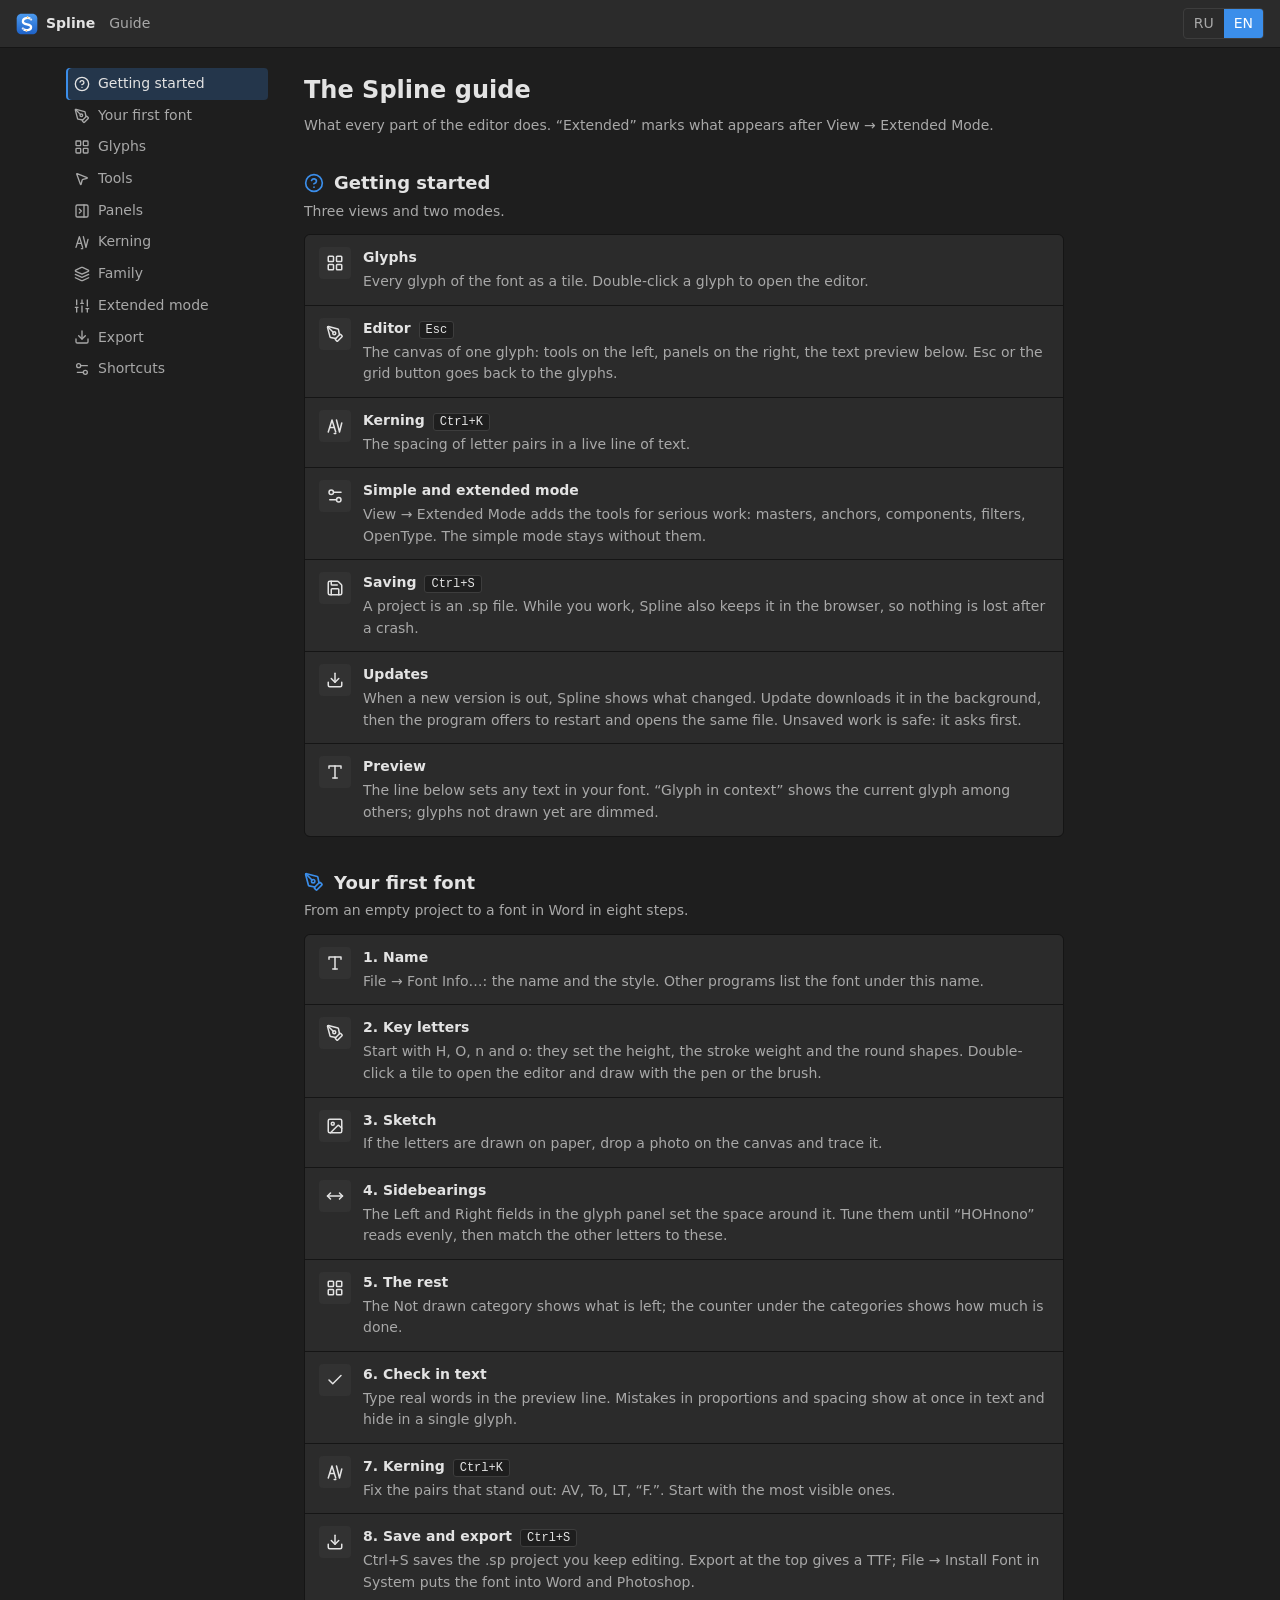
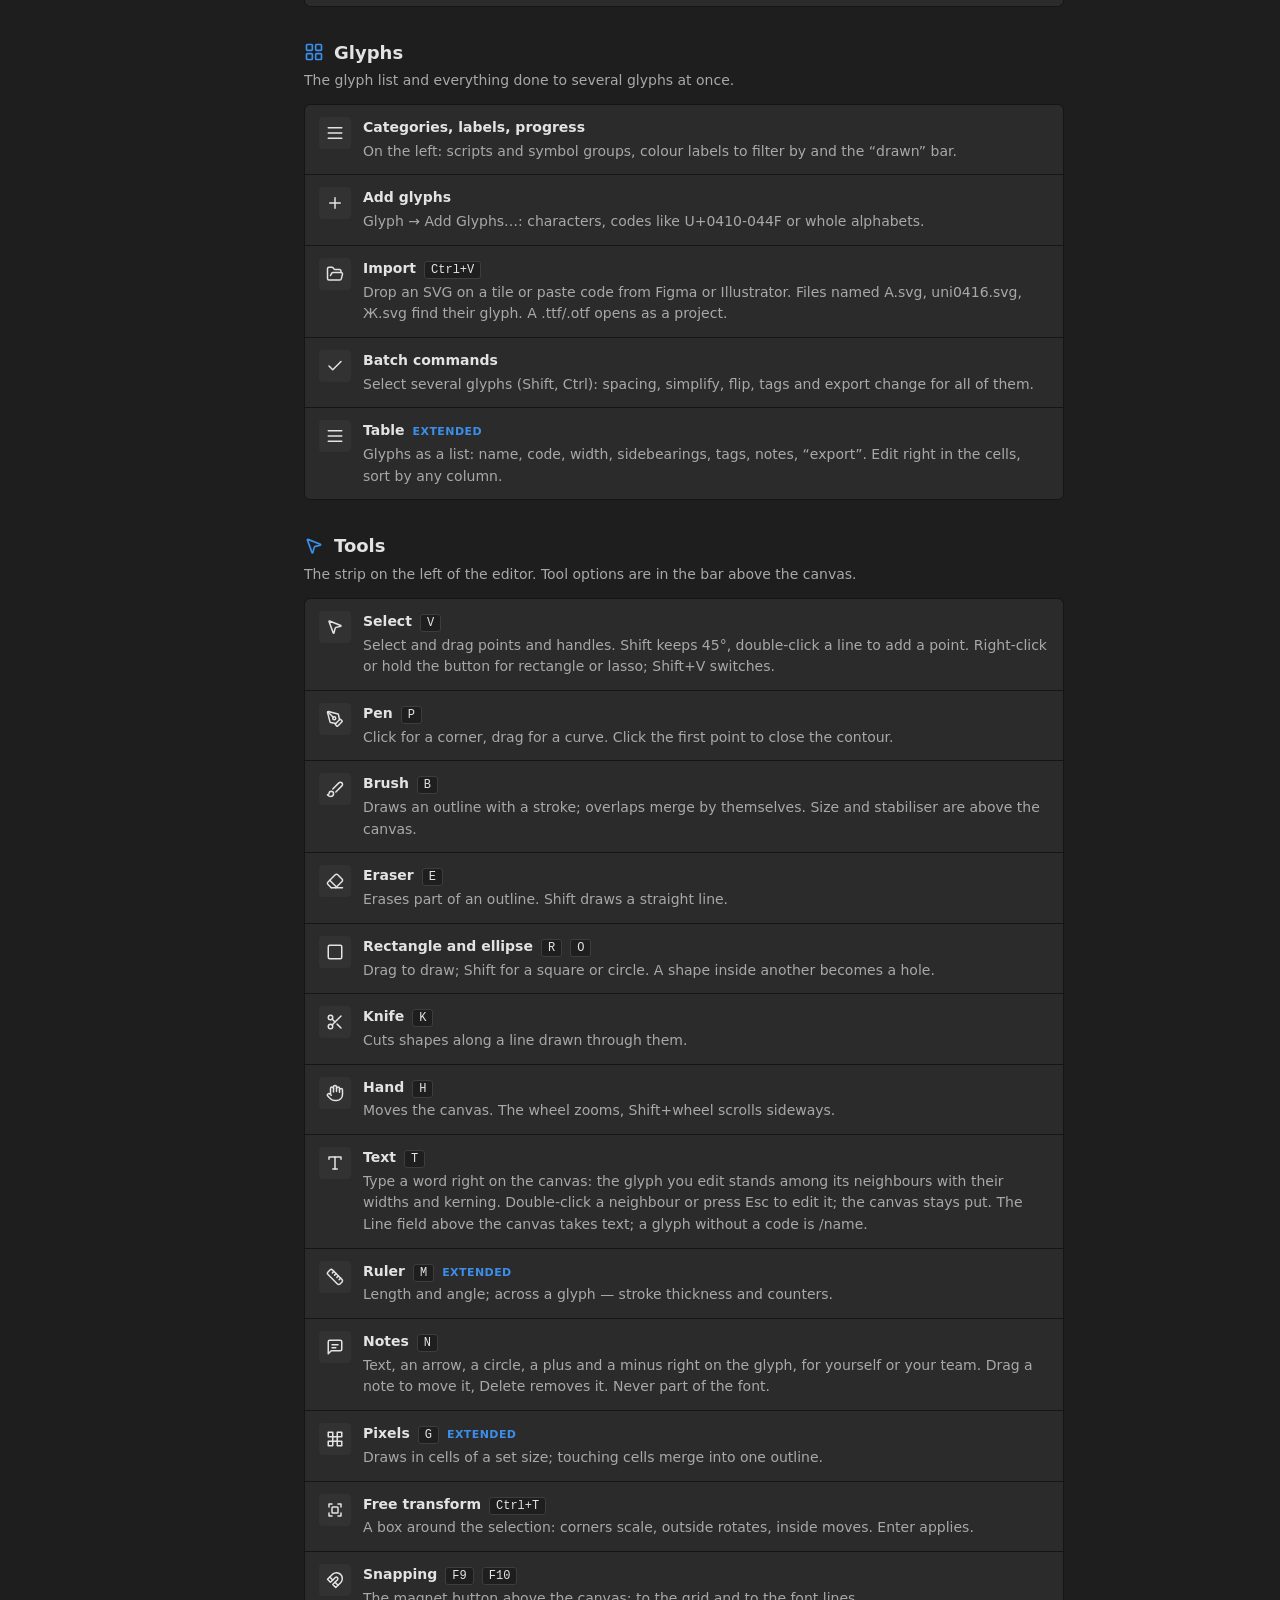
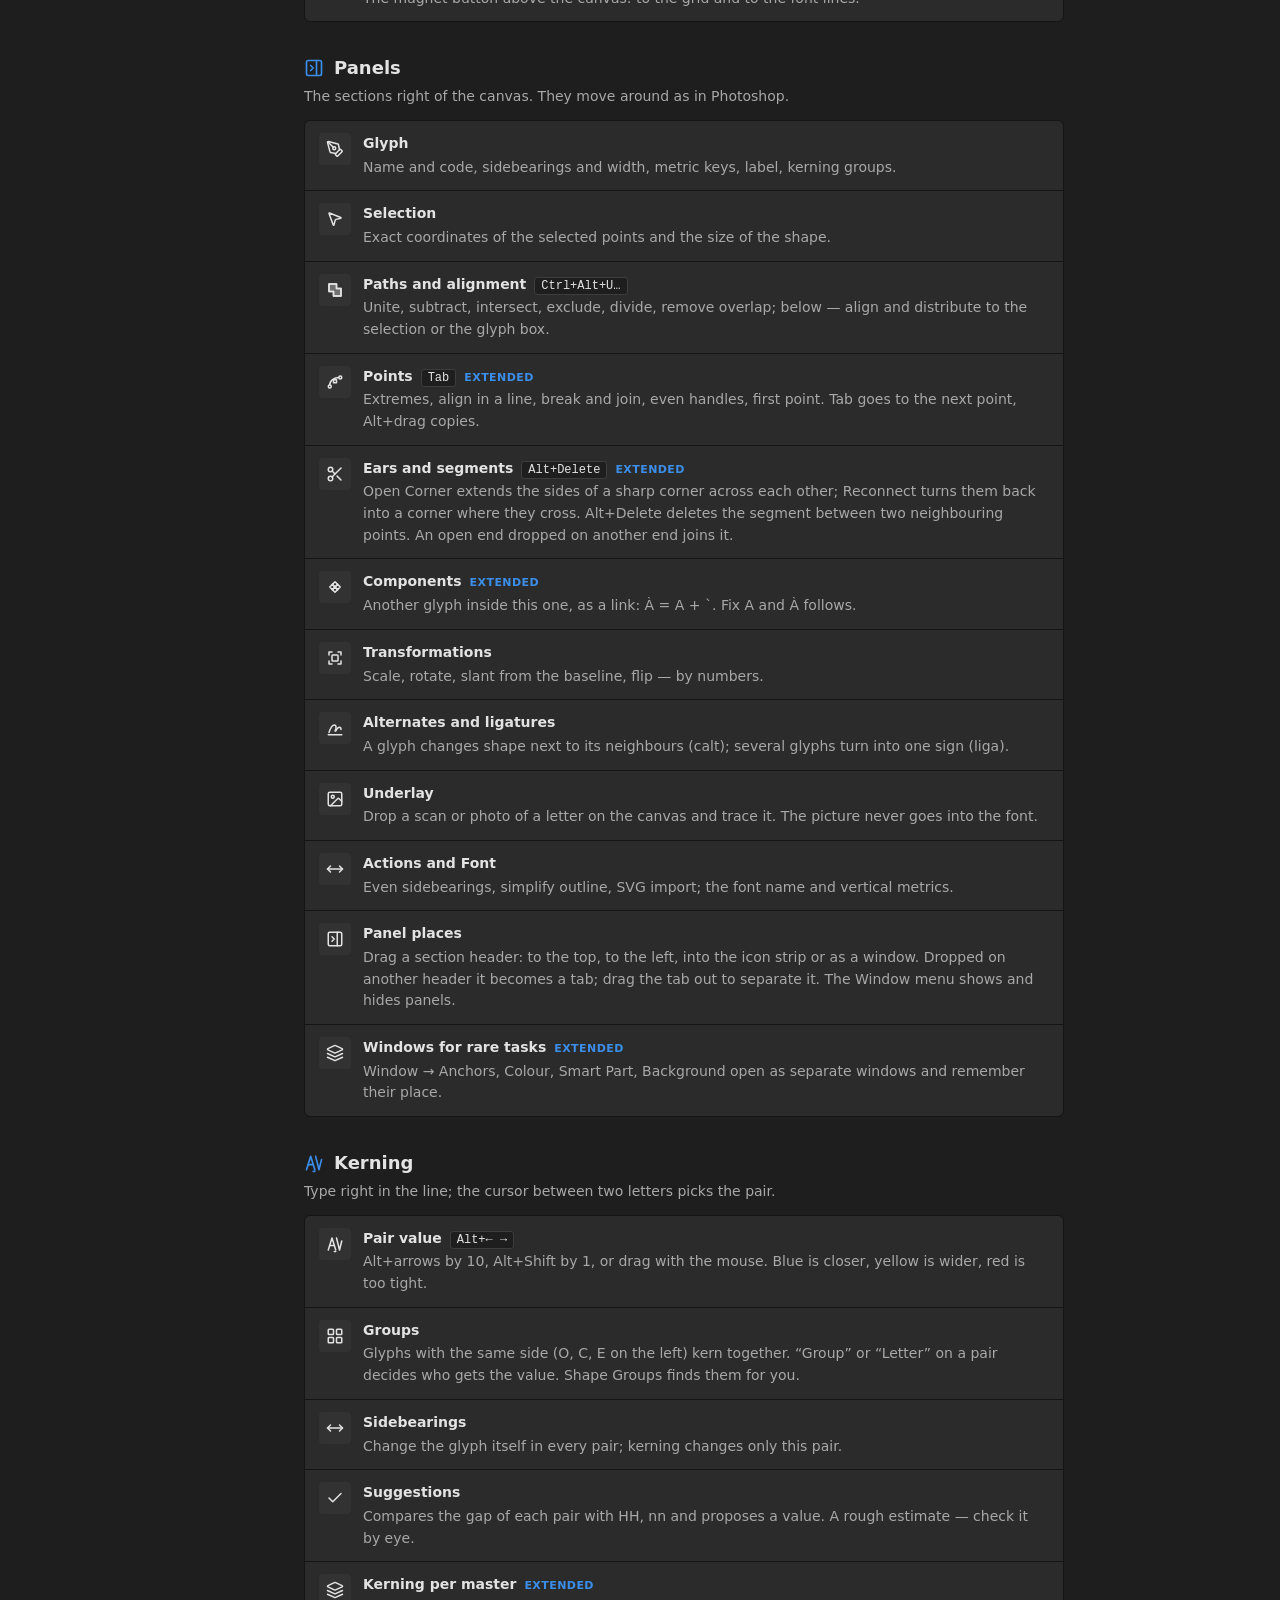
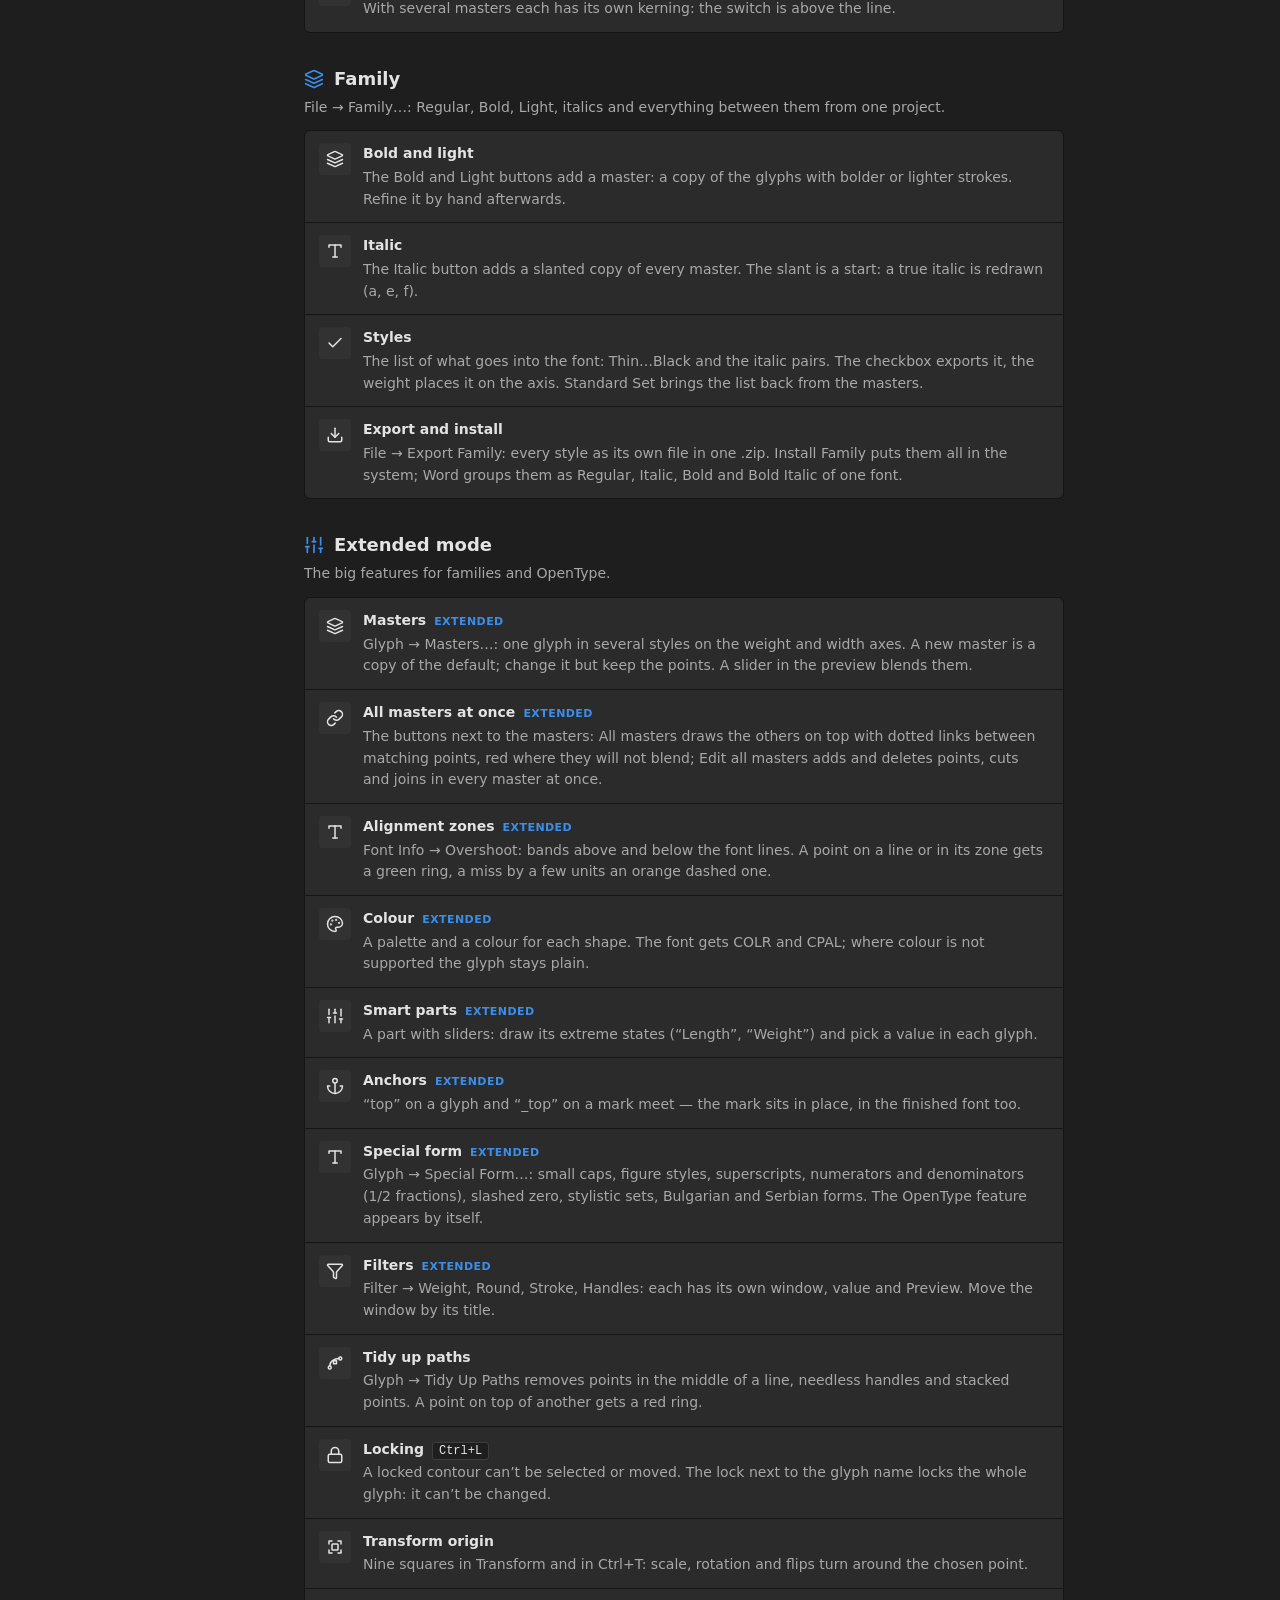
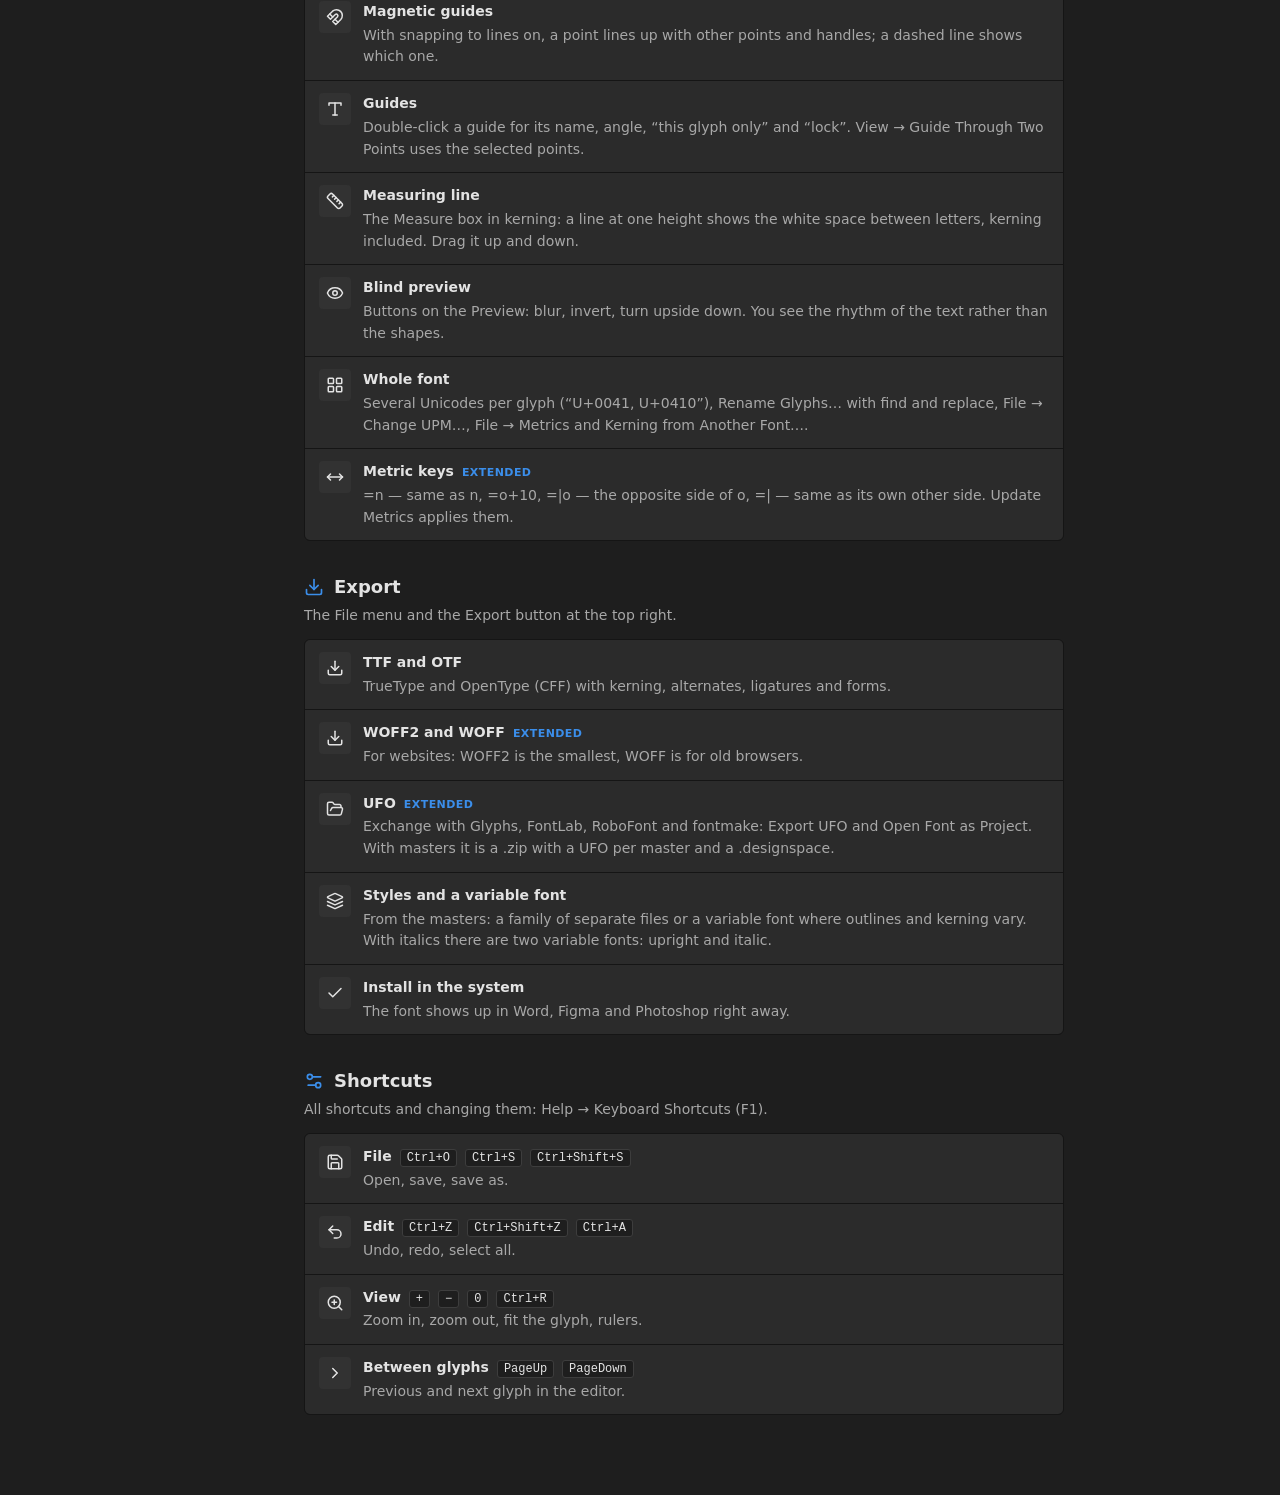
<file: web/guide.html>
<!doctype html>
<html lang="ru">
<head>
  <meta charset="utf-8">
  <meta name="viewport" content="width=device-width, initial-scale=1">
  <title>Spline — руководство</title>
  <link rel="icon" href="favicon.svg" type="image/svg+xml">
  <link rel="stylesheet" href="css/guide.css">
  <script src="js/guide-theme.js"></script>
</head>
<body>
  <header class="top">
    <a class="brand" href="./"><img src="favicon.svg" alt="" width="22" height="22"><span>Spline</span></a>
    <span class="top-title" id="topTitle"></span>
    <div class="langs" role="group" aria-label="Language">
      <button type="button" data-lang="ru">RU</button>
      <button type="button" data-lang="en">EN</button>
    </div>
  </header>
  <div class="layout">
    <nav class="toc" id="toc" aria-label="Contents"></nav>
    <main id="guide"></main>
  </div>
  <script type="module" src="js/guide.js"></script>
</body>
</html>
</file>
<file: web/css/guide.css>
/* Spline guide: the app's colours (see app.css), a page to read. */
:root, :root[data-theme="dark"] {
  --bg: #1E1E1E; --panel: #2B2B2B; --panel-2: #323232; --raised: #3A3A3A;
  --line: #151515; --line-soft: #3D3D3D;
  --text: #E3E3E3; --text-2: #A8A8A8; --text-3: #8A8A8A;
  --accent: #3B8EEA; --accent-soft: rgba(59, 142, 234, 0.22); --focus: #6AB0FF;
  color-scheme: dark;
}
:root[data-theme="light"] {
  --bg: #D6D6D6; --panel: #F0F0F0; --panel-2: #E4E4E4; --raised: #DADADA;
  --line: #B4B4B4; --line-soft: #CDCDCD;
  --text: #1C1C1C; --text-2: #4A4A4A; --text-3: #666666;
  --accent: #1F6FD1; --accent-soft: rgba(31, 111, 209, 0.16); --focus: #1F6FD1;
  color-scheme: light;
}
* { box-sizing: border-box; }
html { scroll-padding-top: 64px; }
body {
  margin: 0; background: var(--bg); color: var(--text);
  font: 14px/1.55 "Segoe UI", system-ui, -apple-system, sans-serif;
}
:focus-visible { outline: 2px solid var(--focus); outline-offset: 2px; }
a { color: var(--accent); }

.top {
  position: sticky; top: 0; z-index: 2; display: flex; align-items: center; gap: 14px;
  height: 48px; padding: 0 16px; background: var(--panel); border-bottom: 1px solid var(--line);
}
.brand { display: flex; align-items: center; gap: 8px; color: var(--text); text-decoration: none; font-weight: 600; }
.top-title { color: var(--text-2); min-width: 0; overflow: hidden; text-overflow: ellipsis; white-space: nowrap; }
.langs { margin-left: auto; display: flex; border: 1px solid var(--line-soft); border-radius: 4px; overflow: hidden; }
.langs button { border: 0; background: none; color: var(--text-2); padding: 4px 10px; font: inherit; cursor: pointer; }
.langs button[aria-pressed="true"] { background: var(--accent); color: #fff; }

.layout { display: grid; grid-template-columns: 230px minmax(0, 1fr); max-width: 1180px; margin: 0 auto; }
.toc { position: sticky; top: 48px; align-self: start; max-height: calc(100vh - 48px); overflow: auto; padding: 20px 12px 20px 16px; }
.toc a { display: flex; align-items: center; gap: 8px; padding: 5px 8px; border-radius: 4px; color: var(--text-2); text-decoration: none; }
.toc a:hover { background: var(--raised); color: var(--text); }
.toc a[aria-current="true"] { background: var(--accent-soft); color: var(--text); box-shadow: inset 2px 0 0 var(--accent); }
.toc svg { flex: none; }

main { padding: 24px 24px 80px; min-width: 0; }
.intro { max-width: 760px; color: var(--text-2); margin: 0 0 8px; }
h1 { font-size: 24px; margin: 0 0 6px; }
section { max-width: 760px; margin-top: 28px; padding-top: 4px; }
h2 { display: flex; align-items: center; gap: 10px; font-size: 18px; margin: 0 0 4px; }
h2 svg { color: var(--accent); }
.lead { color: var(--text-2); margin: 0 0 12px; }
.items { display: grid; gap: 1px; background: var(--line); border: 1px solid var(--line); border-radius: 6px; overflow: hidden; }
.item { display: grid; grid-template-columns: 32px minmax(0, 1fr); gap: 12px; padding: 12px 14px; background: var(--panel); }
.item .ic { width: 32px; height: 32px; display: grid; place-items: center; border-radius: 4px; background: var(--panel-2); color: var(--text); }
.item h3 { display: flex; flex-wrap: wrap; align-items: baseline; gap: 8px; margin: 0; font-size: 14px; }
.item p { margin: 2px 0 0; color: var(--text-2); }
.ext { font-size: 11px; font-weight: 600; text-transform: uppercase; letter-spacing: 0.04em; color: var(--accent); }
kbd {
  font: 12px ui-monospace, "Cascadia Mono", Consolas, monospace; padding: 1px 6px; border-radius: 3px;
  background: var(--bg); border: 1px solid var(--line-soft); color: var(--text); white-space: nowrap;
}

@media (max-width: 760px) {
  .layout { grid-template-columns: minmax(0, 1fr); }
  .toc { position: static; max-height: none; display: flex; gap: 4px; overflow-x: auto; padding: 10px 16px; border-bottom: 1px solid var(--line); }
  .toc a { white-space: nowrap; }
  main { padding: 16px 16px 60px; }
}
</file>
